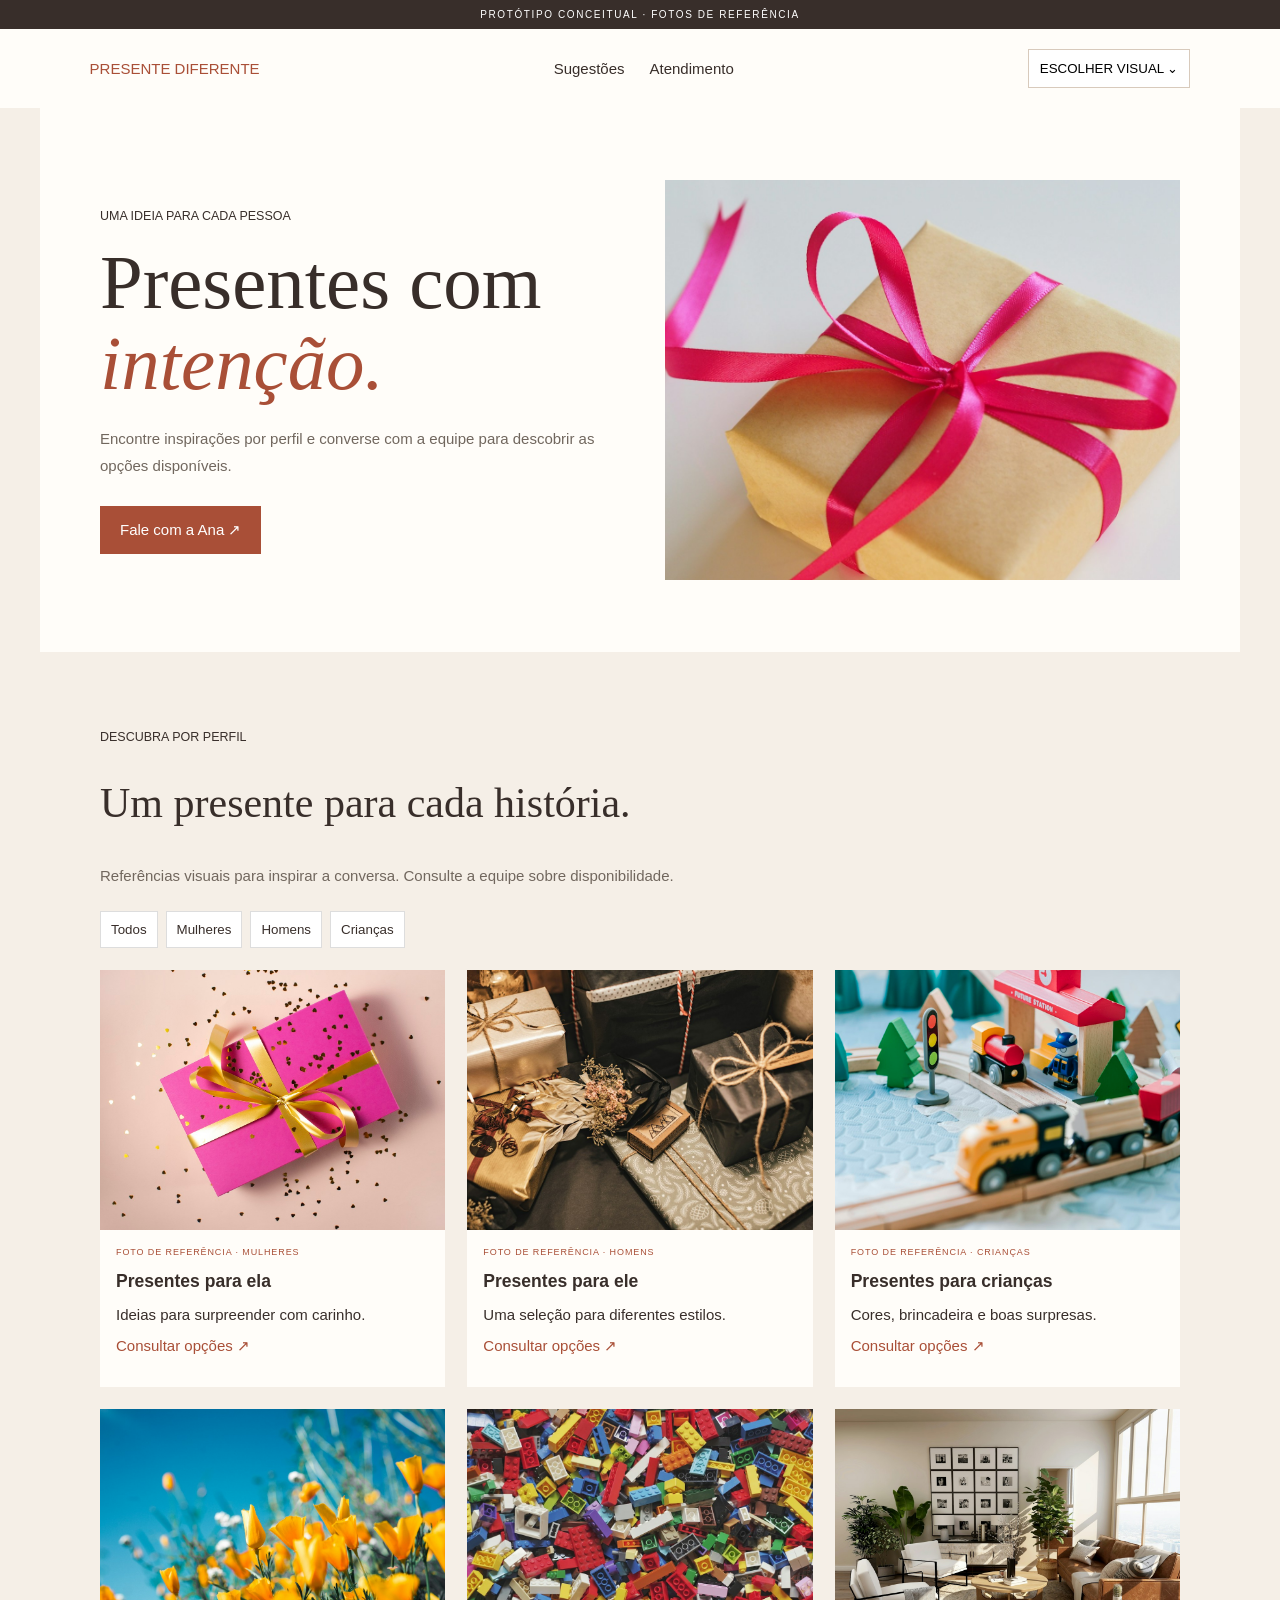
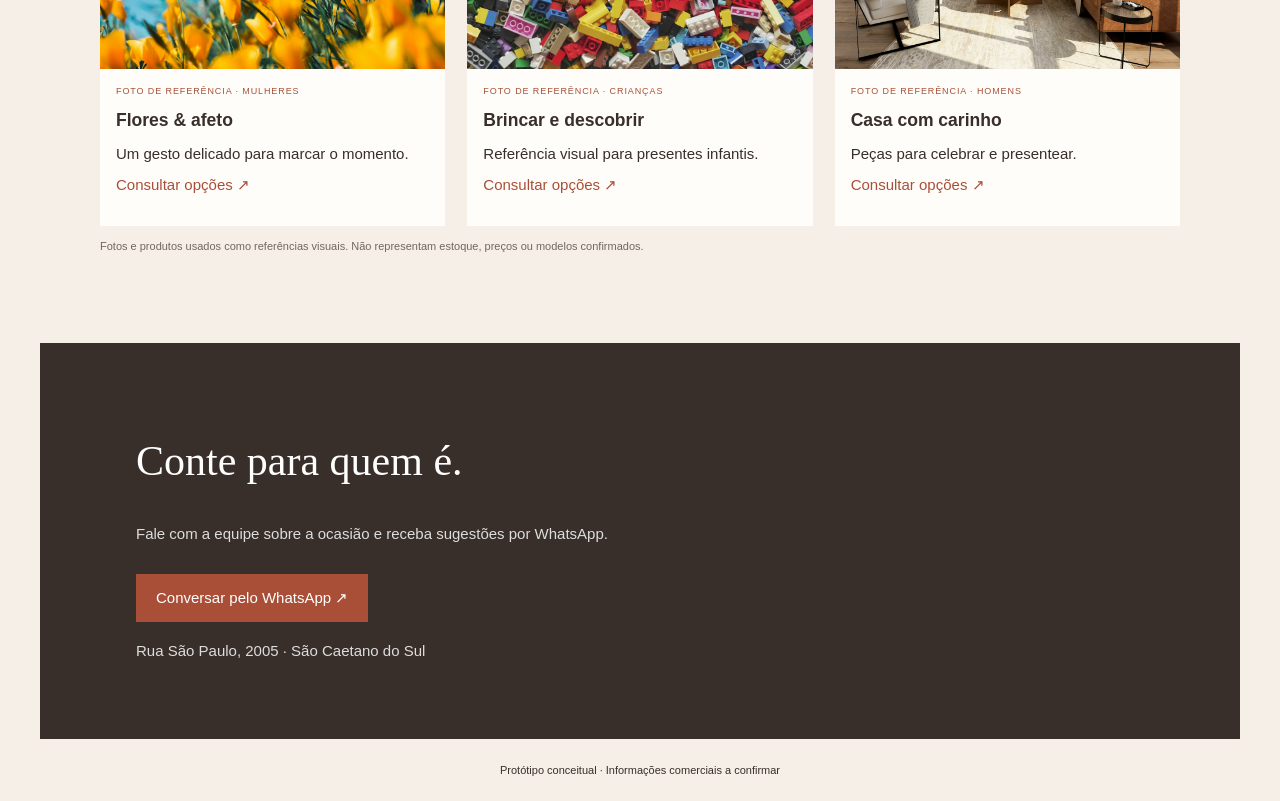
<file: index.html>
<!doctype html><html lang="pt-BR"><head><meta charset="utf-8"><meta name="viewport" content="width=device-width,initial-scale=1"><meta name="description" content="Vitrine conceitual com sugestões de presentes por perfil."><title>Presente Diferente — presentes com intenção</title><link rel="stylesheet" href="styles.css"><script src="data.js" defer></script><script src="app.js" defer></script></head><body data-design="d1"><div class="notice">PROTÓTIPO CONCEITUAL · FOTOS DE REFERÊNCIA</div><header><a class="logo" href="#top">PRESENTE DIFERENTE</a><nav><a href="#vitrine">Sugestões</a><a href="#atendimento">Atendimento</a></nav><button id="toggle">ESCOLHER VISUAL ⌄</button><div id="designs"></div></header><main id="top"><section class="hero"><div><small>UMA IDEIA PARA CADA PESSOA</small><h1>Presentes com<br><em>intenção.</em></h1><p>Encontre inspirações por perfil e converse com a equipe para descobrir as opções disponíveis.</p><a class="cta" href="https://wa.me/5511977973333">Fale com a Ana ↗</a></div><img src="assets/gift-warm.jpg" alt="Composição de presente, fotografia ilustrativa de referência"></section><section id="vitrine"><small>DESCUBRA POR PERFIL</small><h2>Um presente para cada história.</h2><p>Referências visuais para inspirar a conversa. Consulte a equipe sobre disponibilidade.</p><div id="filters"></div><div id="cards"></div><p class="disclaimer">Fotos e produtos usados como referências visuais. Não representam estoque, preços ou modelos confirmados.</p></section><section id="atendimento"><h2>Conte para quem é.</h2><p>Fale com a equipe sobre a ocasião e receba sugestões por WhatsApp.</p><a class="cta" href="https://wa.me/5511977973333">Conversar pelo WhatsApp ↗</a><p>Rua São Paulo, 2005 · São Caetano do Sul</p></section></main><footer>Protótipo conceitual · Informações comerciais a confirmar</footer></body></html>
</file>
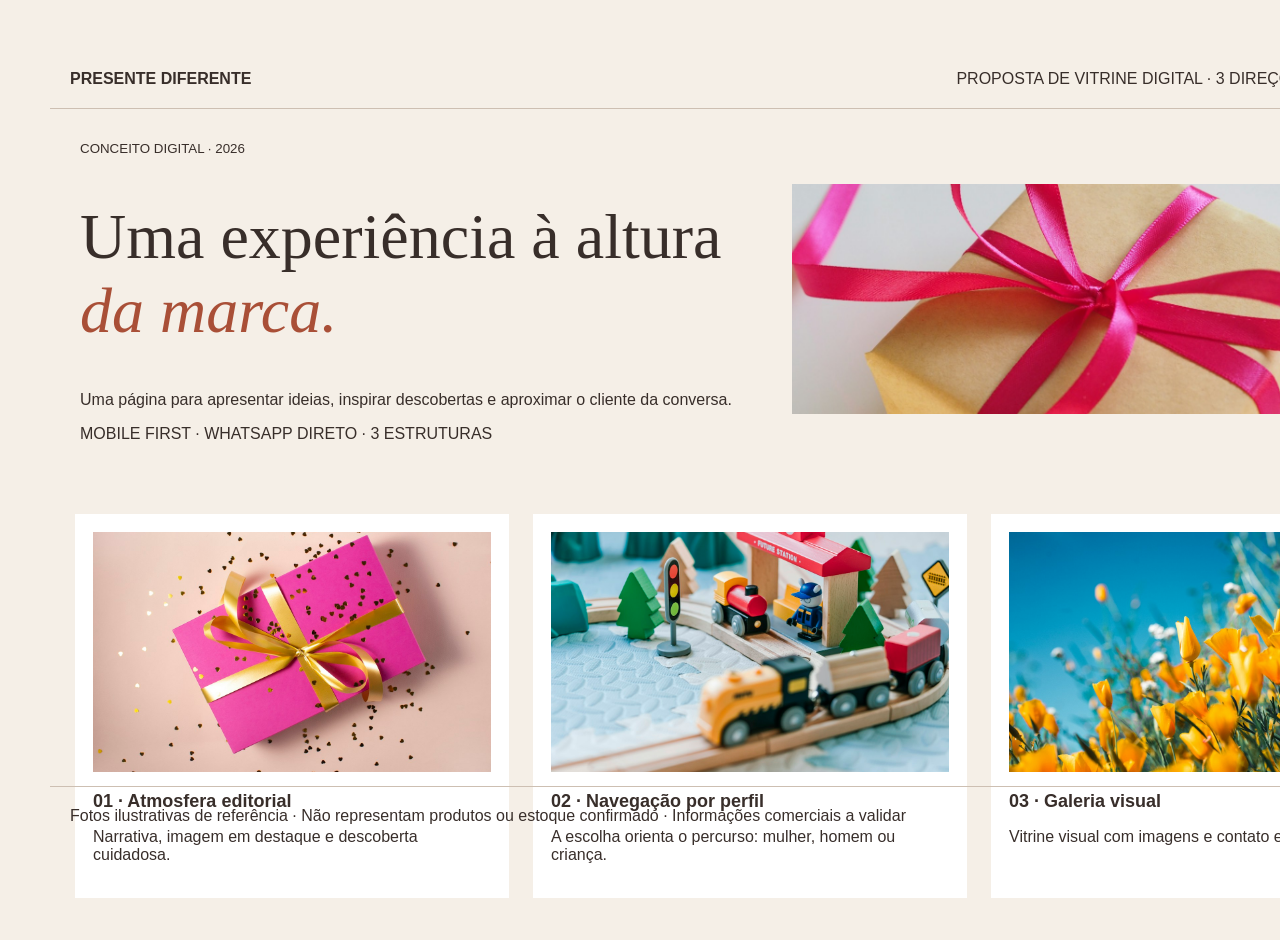
<file: presentation.html>
<!doctype html><html lang="pt-BR"><meta charset="utf-8"><style>body{margin:0;background:#f5efe7;color:#382e2a;font:16px Arial}.board{width:1500px;height:940px;padding:50px;box-sizing:border-box}.top{display:flex;justify-content:space-between;border-bottom:1px solid #cdbfb2;padding:20px}.intro{display:flex;gap:60px;align-items:center;padding:30px}.intro img{width:560px;height:230px;object-fit:cover}h1{font:64px Georgia}em{color:#a94f37}.cards{display:flex;gap:24px;margin:25px}.card{background:white;width:33%;padding:18px}.card img{width:100%;height:240px;object-fit:cover}.card h2{font-size:18px}.foot{position:absolute;bottom:55px;padding:20px;border-top:1px solid #cdbfb2;width:1380px}</style><div class="board"><div class="top"><b>PRESENTE DIFERENTE</b><span>PROPOSTA DE VITRINE DIGITAL · 3 DIREÇÕES ESTRUTURAIS</span></div><div class="intro"><div><small>CONCEITO DIGITAL · 2026</small><h1>Uma experiência à altura<br><em>da marca.</em></h1><p>Uma página para apresentar ideias, inspirar descobertas e aproximar o cliente da conversa.</p><p>MOBILE FIRST · WHATSAPP DIRETO · 3 ESTRUTURAS</p></div><img src="assets/gift-warm.jpg"></div><div class="cards"><div class="card"><img src="assets/gift-box.jpg"><h2>01 · Atmosfera editorial</h2><p>Narrativa, imagem em destaque e descoberta cuidadosa.</p></div><div class="card"><img src="assets/toy-color.jpg"><h2>02 · Navegação por perfil</h2><p>A escolha orienta o percurso: mulher, homem ou criança.</p></div><div class="card"><img src="assets/flowers.jpg"><h2>03 · Galeria visual</h2><p>Vitrine visual com imagens e contato em fluxo direto.</p></div></div><div class="foot">Fotos ilustrativas de referência · Não representam produtos ou estoque confirmado · Informações comerciais a validar</div></div></html>
</file>
<file: styles.css>
*{box-sizing:border-box}html{scroll-behavior:smooth}body{margin:0;background:var(--cream,#f5efe7);color:var(--ink,#382e2a);font:15px Arial,sans-serif}.notice{text-align:center;background:var(--ink);color:white;padding:9px;font-size:10px;letter-spacing:.16em}header{background:#fffdf9;padding:20px 7%;display:flex;align-items:center;justify-content:space-between;position:sticky;top:0;z-index:4}nav{display:flex;gap:25px}a{color:var(--brand);text-decoration:none}nav a{color:var(--ink)}#toggle{border:1px solid #d8cabc;background:white;padding:11px;cursor:pointer}#designs{display:none;position:absolute;right:7%;top:64px;background:white;box-shadow:0 8px 28px #0002;padding:9px}#designs.open{display:grid}#designs button,#filters button{padding:10px;border:0;background:#fff;cursor:pointer;color:var(--ink)}main{max-width:1200px;margin:auto}.hero{padding:72px 5%;display:grid;grid-template-columns:1fr 1fr;gap:50px;align-items:center;background:#fffdf9}.hero img{width:100%;height:400px;object-fit:cover}.hero h1{font:500 clamp(46px,6vw,78px)/1.05 Georgia,serif;margin:20px 0}.hero h1 em{color:var(--brand)}.hero p,section>p{color:#71675e;line-height:1.8}.cta{display:inline-block;background:var(--brand);color:white;padding:15px 20px;margin-top:12px}section#vitrine{padding:75px 5%}h2{font:42px Georgia,serif}#filters{display:flex;gap:8px;flex-wrap:wrap;margin:22px 0}#filters button{border:1px solid #ddd}#cards{display:grid;grid-template-columns:repeat(3,1fr);gap:22px}#cards article{background:#fffdf9;padding-bottom:18px}#cards img{width:100%;height:260px;object-fit:cover}#cards small,#cards h3,#cards p,#cards a{margin:14px 16px;display:block}#cards small{font-size:9px;letter-spacing:.1em;color:var(--brand)}.disclaimer{font-size:11px}#atendimento{background:var(--ink);color:white;padding:60px 8%}#atendimento p{color:#ddd}footer{padding:25px;text-align:center;font-size:11px}body[data-design=d2] .hero{grid-template-columns:1.15fr .85fr}body[data-design=d2] .hero img{order:-1;height:500px}body[data-design=d2] #cards{grid-template-columns:1fr 1fr}body[data-design=d2] #cards article{display:grid;grid-template-columns:1fr 1fr;align-items:center}body[data-design=d2] #cards img{height:100%;grid-row:span 4}body[data-design=d2] #atendimento{display:flex;align-items:center;justify-content:space-between;gap:30px}body[data-design=d3] .hero{position:relative;min-height:620px;display:flex;align-items:end;color:#fff;background:var(--ink);overflow:hidden}body[data-design=d3] .hero img{position:absolute;inset:0;width:100%;height:100%;opacity:.38}body[data-design=d3] .hero>div{position:relative;max-width:600px}body[data-design=d3] .hero p{color:white}body[data-design=d3] #cards{grid-template-columns:repeat(3,1fr)}body[data-design=d3] #cards img{height:330px}body[data-design=d3] #atendimento{text-align:center}@media(max-width:700px){header{padding:15px;flex-wrap:wrap}nav{display:none}.hero{grid-template-columns:1fr;padding:45px 22px}.hero img{height:300px}#cards{grid-template-columns:1fr 1fr}#cards img{height:190px}body[data-design=d2] #cards{grid-template-columns:1fr}body[data-design=d3] #cards{grid-template-columns:1fr 1fr}}
</file>
